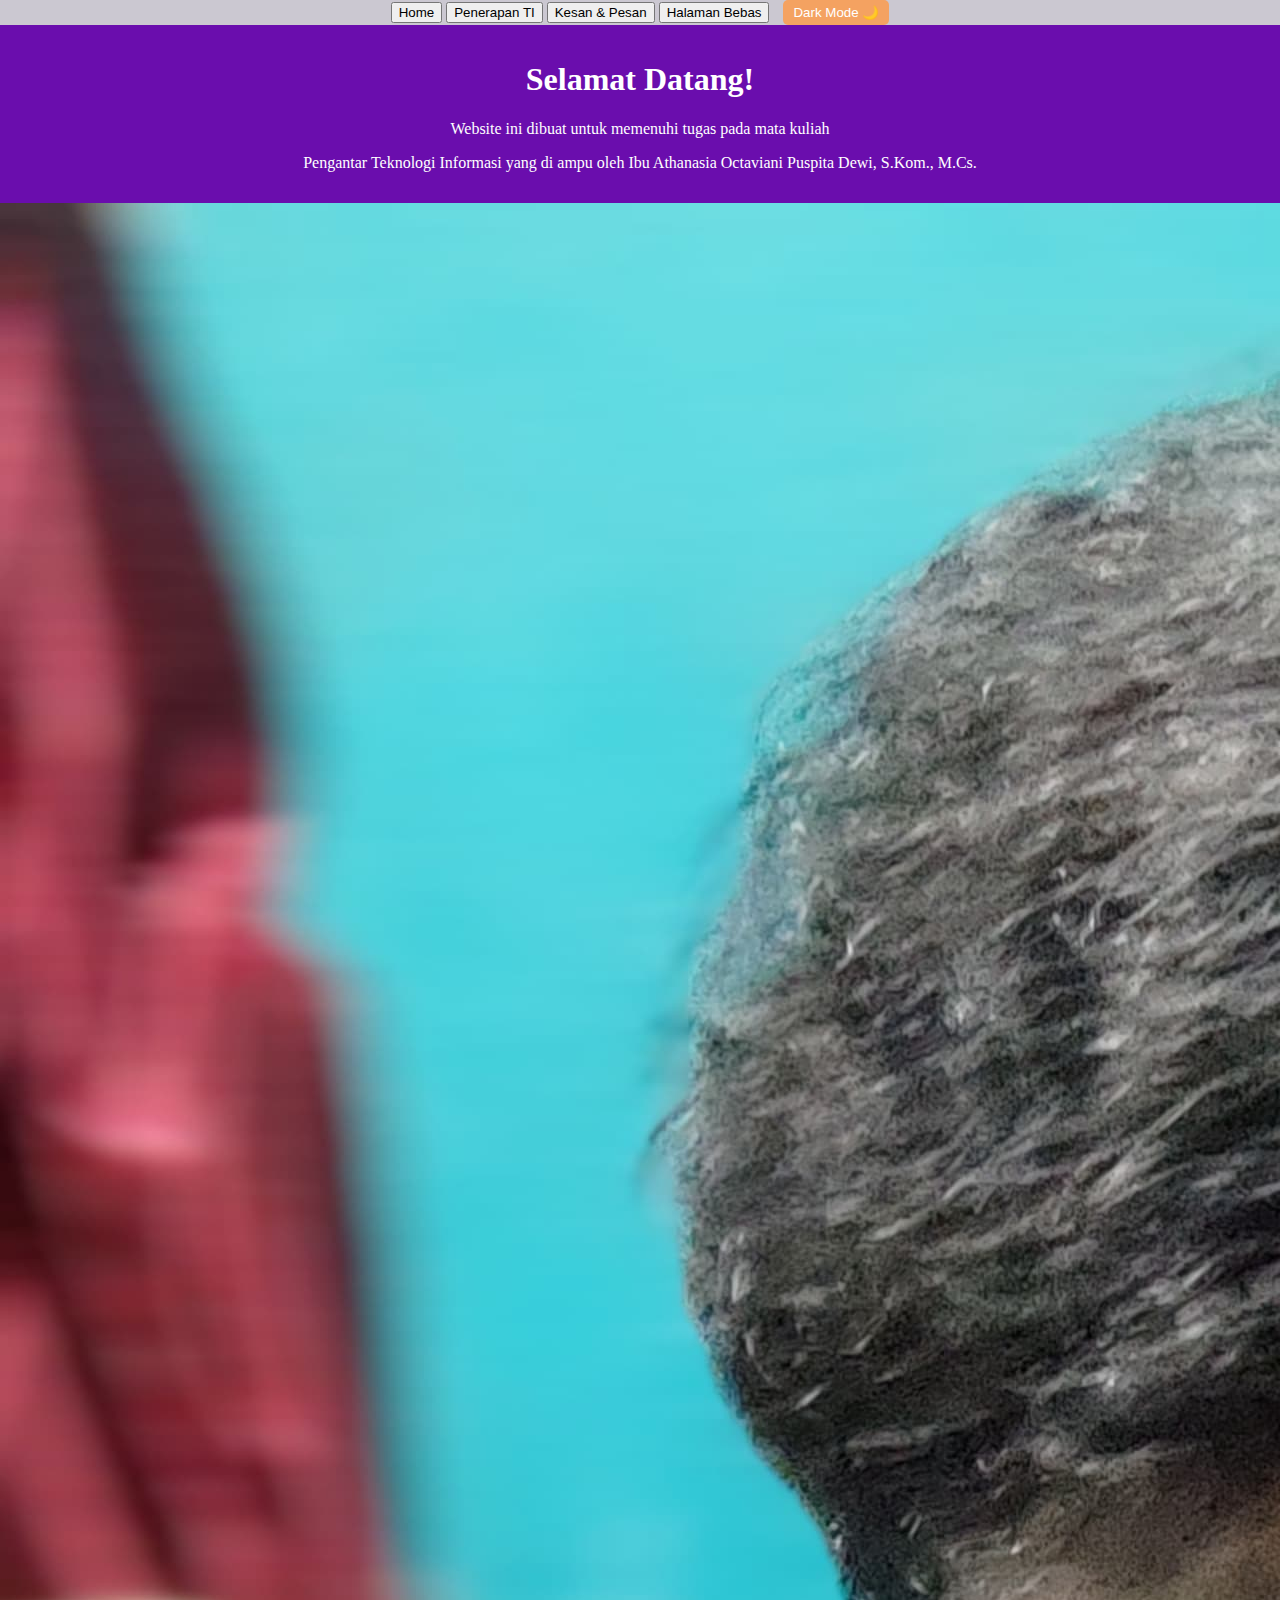
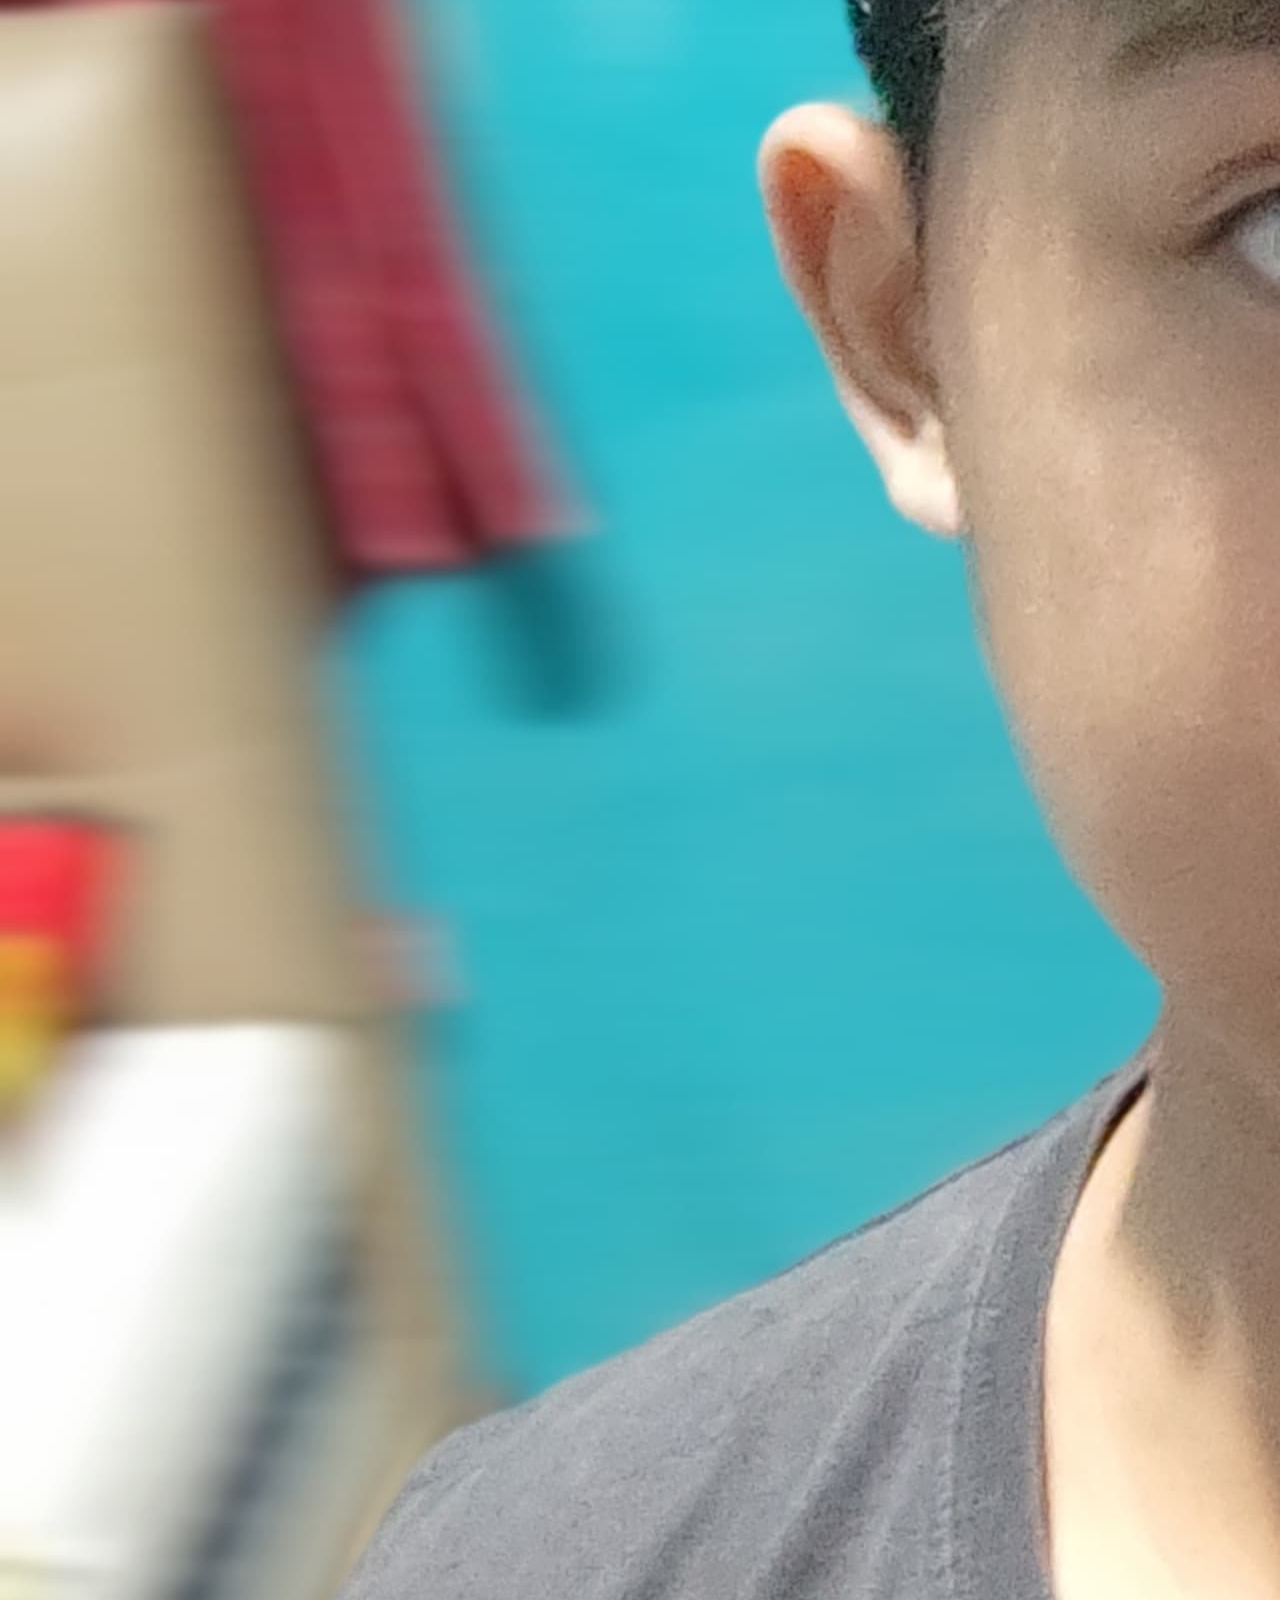
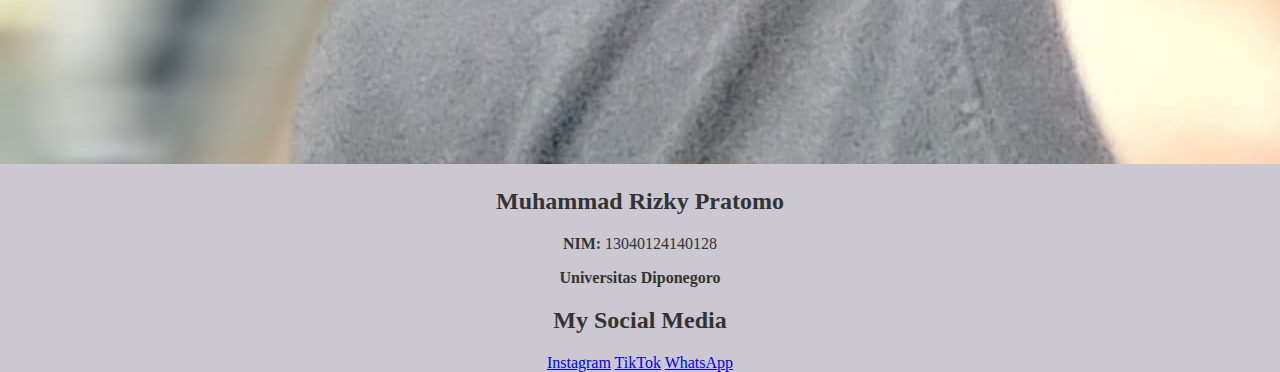
<file: index.html>
<!DOCTYPE html>
<html lang="id">
<head>
    <meta charset="UTF-8">
    <meta name="viewport" content="width=device-width, initial-scale=1.0">
    <title>Home - Profil & Sosial Media</title>
    <link rel="stylesheet" href="style.css">
    <script defer src="script.js"></script>
</head>
<body>
    
    <!-- Navigasi -->
    <div class="nav-container">
        <button class="nav-btn active">Home</button>
        <button class="nav-btn" onclick="window.location.href='penerapan-ti.html'">Penerapan TI</button>
        <button class="nav-btn" onclick="window.location.href='kesan-pesan.html'">Kesan & Pesan</button>
        <button class="nav-btn" onclick="window.location.href='halaman-bebas.html'">Halaman Bebas</button>

        <!-- Dark Mode Toggle -->
        <button id="toggleDarkMode">Dark Mode 🌙</button>
    </div>

    <!-- Header -->
    <header>
        <h1>Selamat Datang!</h1>
        <p>Website ini dibuat untuk memenuhi tugas pada mata kuliah</p>
        <p>Pengantar Teknologi Informasi yang di ampu oleh Ibu Athanasia Octaviani Puspita Dewi, S.Kom., M.Cs.</p>
    </header>

    <!-- Profil -->
    <section class="profile-container">
        <div class="profile">
            <img src="image.jpeg" alt="Foto Profil" class="profile-img">
            <h2>Muhammad Rizky Pratomo</h2>
            <p><strong>NIM:</strong> 13040124140128</p>
            <p><strong>Universitas Diponegoro</strong></p>
        </div>
    </section>

    <!-- Sosial Media -->
    <section class="social-media">
        <h2>My Social Media</h2>
        <div class="social-links">
            <a href="https://instagram.com/ky.twnty" target="_blank">Instagram</a>
            <a href="https://tiktok.com/@ky.twnty" target="_blank">TikTok</a>
            <a href="https://wa.me/6287886119361" target="_blank">WhatsApp</a>
        </div>
    </section>

</body>
</html>
</file>
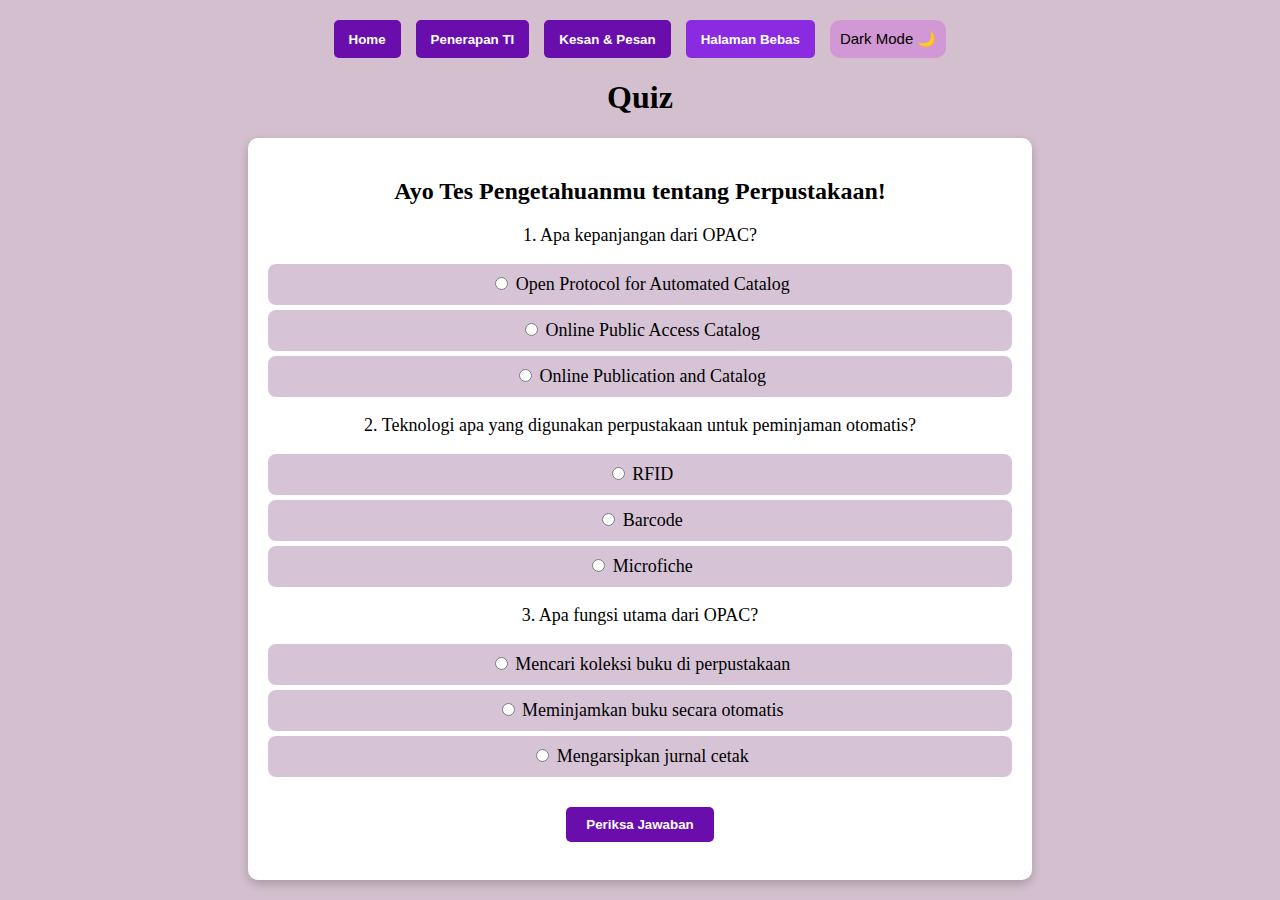
<file: halaman-bebas.html>
<!DOCTYPE html>
<html lang="id">
<head>
    <meta charset="UTF-8">
    <meta name="viewport" content="width=device-width, initial-scale=1.0">
    <title>Halaman Bebas - Quiz Interaktif</title>
    <link rel="stylesheet" href="styles4.css">
    <script defer src="script4.js"></script>
</head>
<body>
    <!-- Navigasi -->
    <div class="nav-container">
        <button class="nav-btn" onclick="window.location.href='index.html'">Home</button>
        <button class="nav-btn" onclick="window.location.href='penerapan-ti.html'">Penerapan TI</button>
        <button class="nav-btn" onclick="window.location.href='kesan-pesan.html'">Kesan & Pesan</button>
        <button class="nav-btn active">Halaman Bebas</button>

        <!-- Dark Mode Toggle -->
        <button id="toggleDarkMode">Dark Mode 🌙</button>
    </div>

    <!-- Judul -->
    <h1>Quiz</h1>

    <!-- Box Quiz -->
    <div class="quiz-container">
        <h2>Ayo Tes Pengetahuanmu tentang Perpustakaan!</h2>

        <div class="quiz-question">
            <p>1. Apa kepanjangan dari OPAC?</p>
            <label class="answer"><input type="radio" name="q1" value="wrong1"> Open Protocol for Automated Catalog</label>
            <label class="answer"><input type="radio" name="q1" value="correct"> Online Public Access Catalog</label>
            <label class="answer"><input type="radio" name="q1" value="wrong2"> Online Publication and Catalog</label>
        </div>

        <div class="quiz-question">
            <p>2. Teknologi apa yang digunakan perpustakaan untuk peminjaman otomatis?</p>
            <label class="answer"><input type="radio" name="q2" value="correct"> RFID</label>
            <label class="answer"><input type="radio" name="q2" value="wrong1"> Barcode</label>
            <label class="answer"><input type="radio" name="q2" value="wrong2"> Microfiche</label>
        </div>

        <div class="quiz-question">
            <p>3. Apa fungsi utama dari OPAC?</p>
            <label class="answer"><input type="radio" name="q3" value="correct"> Mencari koleksi buku di perpustakaan</label>
            <label class="answer"><input type="radio" name="q3" value="wrong1"> Meminjamkan buku secara otomatis</label>
            <label class="answer"><input type="radio" name="q3" value="wrong2"> Mengarsipkan jurnal cetak</label>
        </div>

        <!-- Tombol Periksa Jawaban -->
        <button id="checkAnswers">Periksa Jawaban</button>
        <p id="result"></p>
    </div>
</body>
</html>
</file>
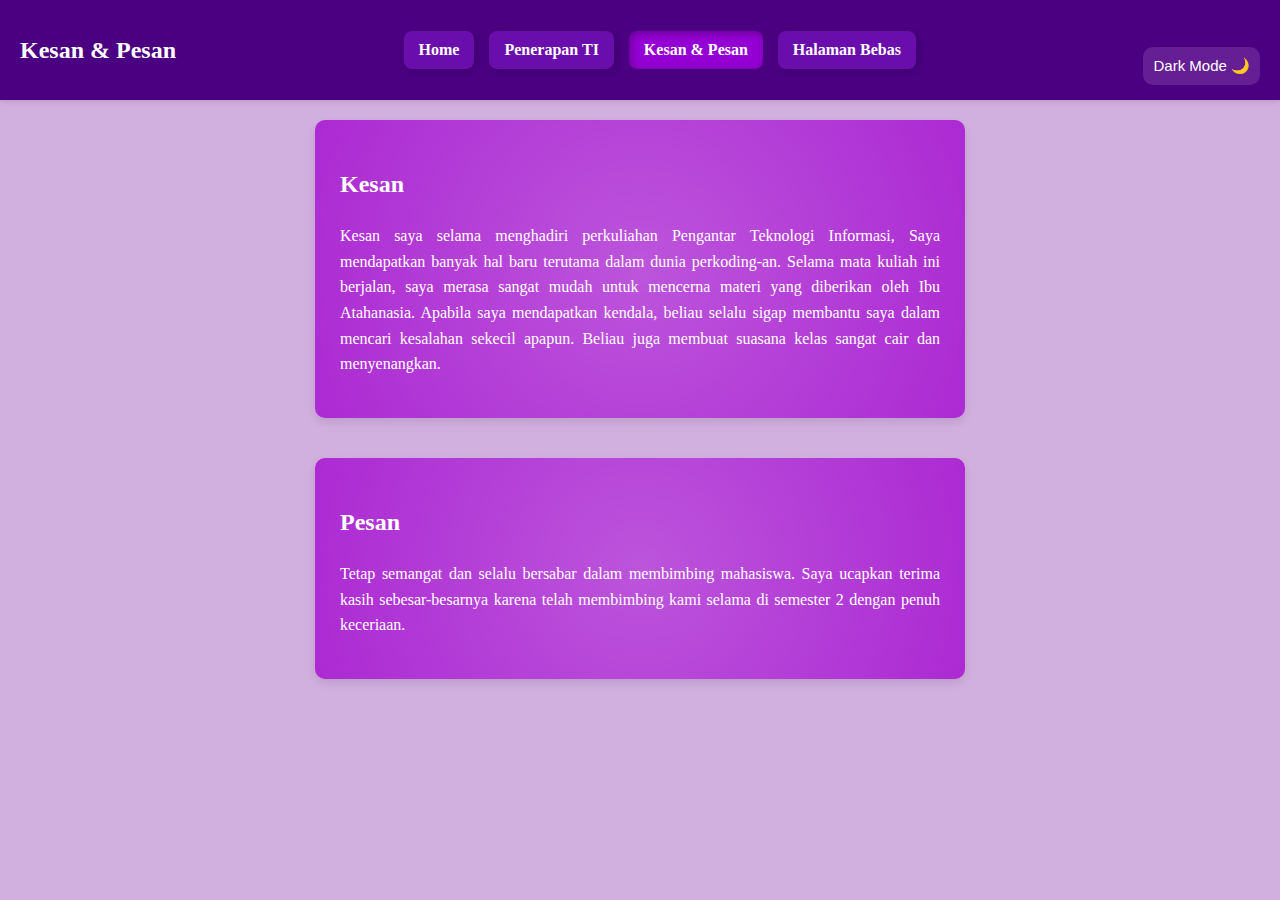
<file: kesan-pesan.html>
<!DOCTYPE html>
<html lang="id">
<head>
    <meta charset="UTF-8">
    <meta name="viewport" content="width=device-width, initial-scale=1.0">
    <title>Kesan & Pesan</title>
    <link rel="stylesheet" href="style3.css">
    <script defer src="script3.js"></script>
</head>
<body>

    <!-- HEADER -->
    <header class="header">
        <h1 class="judul">Kesan & Pesan</h1>
        <nav class="nav">
            <ul>
                <li><a href="index.html">Home</a></li>
                <li><a href="penerapan-ti.html">Penerapan TI</a></li>
                <li><a href="kesan-pesan.html" class="active">Kesan & Pesan</a></li>
                <li><a href="halaman-bebas.html">Halaman Bebas</a></li>
            </ul>
        </nav>
        <button id="toggleDarkMode">Dark Mode 🌙</button>
    </header>

    <!-- CONTENT -->
    <main class="kesan-pesan-container">
        <div class="kesan-box">
            <h2>Kesan</h2>
            <p> Kesan saya selama menghadiri perkuliahan Pengantar Teknologi Informasi, 
                Saya mendapatkan banyak hal baru terutama dalam dunia perkoding-an. 
                Selama mata kuliah ini berjalan, saya merasa sangat mudah untuk mencerna materi yang diberikan oleh Ibu Atahanasia. 
                Apabila saya mendapatkan kendala, beliau selalu sigap membantu saya dalam mencari kesalahan sekecil apapun. 
                Beliau juga membuat suasana kelas sangat cair dan menyenangkan.</p>
        </div>

        <div class="pesan-box">
            <h2>Pesan</h2>
            <p>Tetap semangat dan selalu bersabar dalam membimbing mahasiswa. 
                Saya ucapkan terima kasih sebesar-besarnya karena telah membimbing kami selama di semester 2 dengan penuh keceriaan.</p>
        </div>
    </main>

</body>
</html>
</file>
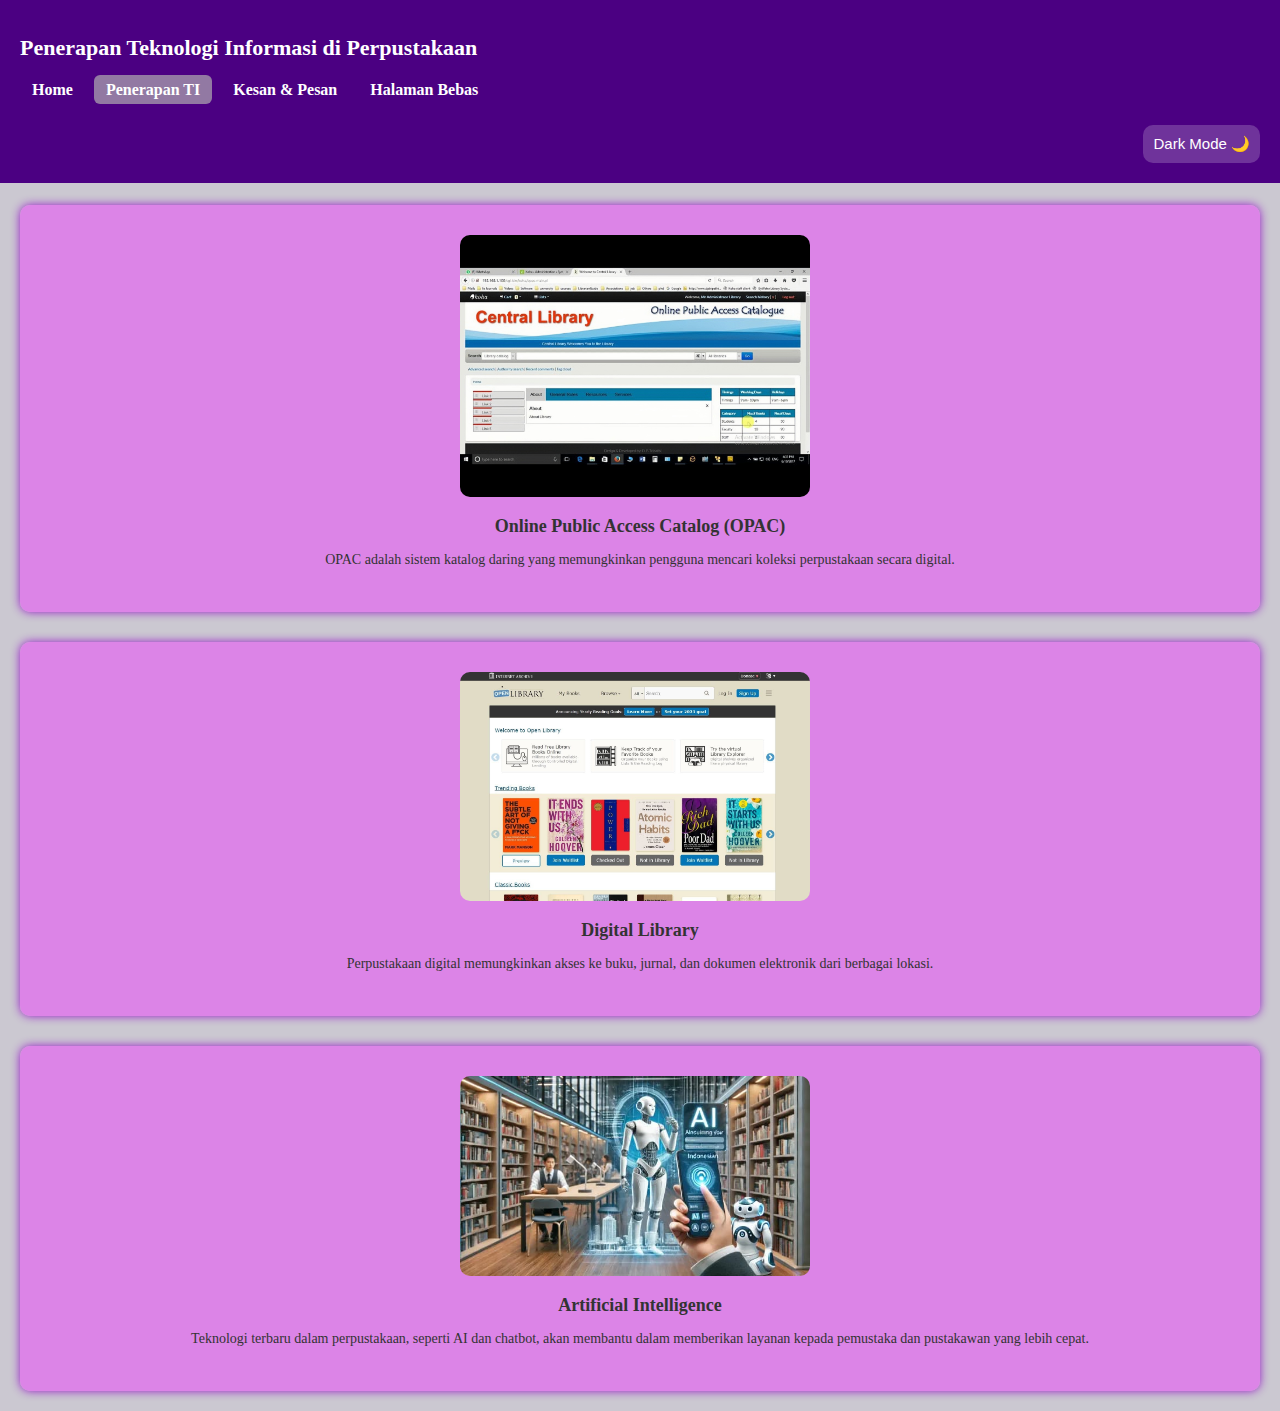
<file: penerapan-ti.html>
<!DOCTYPE html>
<html lang="id">
<head>
    <meta charset="UTF-8">
    <meta name="viewport" content="width=device-width, initial-scale=1.0">
    <title>Penerapan TI di Perpustakaan</title>
    <link rel="stylesheet" href="style2.css">
    <script defer src="script2.js"></script>
</head>
<body>

    <!-- HEADER -->
    <header class="header">
        <div class="judul">
            <h1>Penerapan Teknologi Informasi di Perpustakaan</h1>
        </div>
        <nav class="nav">
            <ul>
                <li><a href="index.html">Home</a></li>
                <li><a href="penerapan-ti.html" class="active">Penerapan TI</a></li>
                <li><a href="kesan-pesan.html">Kesan & Pesan</a></li>
                <li><a href="halaman-bebas.html">Halaman Bebas</a></li>
            </ul>
        </nav>
        <button id="toggleDarkMode">Dark Mode 🌙</button>
    </header>

    <!-- CONTENT -->
    <main>
        <section class="materi-container">
            <div class="materi-box opac">
                <img src=OPAC.jpeg>
                <h2>Online Public Access Catalog (OPAC)</h2>
                <p>OPAC adalah sistem katalog daring yang memungkinkan pengguna mencari koleksi perpustakaan secara digital.</p>
            </div>

            <div class="materi-box digital-library">
                <img src="DigitalL.jpeg" alt="Digital Library">
                <h2>Digital Library</h2>
                <p>Perpustakaan digital memungkinkan akses ke buku, jurnal, dan dokumen elektronik dari berbagai lokasi.</p>
            </div>

            <div class="materi-box tambahan">
                <img srC="AI.jpeg" alt="Materi Tambahan">
                <h2>Artificial Intelligence</h2>
                <p>Teknologi terbaru dalam perpustakaan, seperti AI dan chatbot, akan membantu dalam memberikan layanan kepada pemustaka dan pustakawan yang lebih cepat.</p>
            </div>
        </section>
    </main>

</body>
</html>
</file>
<file: style3.css>
/* BACKGROUND DEFAULT */
body {
    font-family: Georgia, 'Times New Roman', Times, serif;
    background-color: #d1afdf;
    color: #ffffff;
    margin: 0;
    padding: 0;
    transition: background 0.3s, color 0.3s;
}

/* DARK MODE */
.dark-mode {
    background-color: #1a1a2e;
    color: white;
}

/* HEADER */
.header {
    display: flex;
    justify-content: space-between;
    align-items: center;
    padding: 15px 20px;
    background-color: #4b0082;
    color: white;
    box-shadow: 0 2px 5px rgba(0, 0, 0, 0.1);
}

.header h1 {
    margin: 0;
    font-size: 24px;
}

/* NAVIGATION (DITAMBAHKAN KOTAK) */
.nav ul {
    list-style: none;
    padding: 0;
    display: flex;
    gap: 15px;
}

.nav ul li {
    display: inline-block;
}

.nav ul li a {
    text-decoration: none;
    color: rgb(255, 255, 255);
    font-weight: bold;
    padding: 10px 15px;
    border-radius: 8px;
    background: #6a0dad;
    transition: all 0.3s ease-in-out;
    display: inline-block;
    box-shadow: 2px 2px 8px rgba(0, 0, 0, 0.2);
}

/* EFEK HOVER & ACTIVE */
.nav ul li a:hover {
    background: #8a2be2;
    transform: scale(1.1);
    box-shadow: 3px 3px 12px rgba(0, 0, 0, 0.3);
}

.nav ul li a.active {
    background: #9400d3;
    box-shadow: inset 2px 2px 8px rgba(0, 0, 0, 0.3);
}

/* DARK MODE BUTTON */
#toggleDarkMode {
    align-self: flex-end;
    background: rgba(209, 149, 221, 0.2);
    border: none;
    padding: 10px;
    border-radius: 10px;
    color: rgb(255, 255, 255);
    font-size: 15px;
    cursor: pointer;
    transition: 0.3s;
    margin-top: 10px;
}

#toggleDarkMode:hover {
    background: #7b37d3;
}

/* KESAN & PESAN CONTAINER */
.kesan-pesan-container {
    display: flex;
    flex-direction: column;
    align-items: center;
    gap: 20px;
    padding: 20px;
}

/* BOX KESAN & PESAN */
.kesan-box, .pesan-box {
    background-color: rgb(172, 42, 211);
    padding: 25px; /* Menambah ruang di dalam box */
    border-radius: 10px;
    box-shadow: 0px 4px 8px rgba(0, 0, 0, 0.1);
    transition: transform 0.3s, box-shadow 0.3s;
    width: 80%;
    max-width: 600px;
    position: relative;
    overflow: hidden;
    text-align: justify; /* Membuat teks rata kanan kiri */
    line-height: 1.6; /* Menambah ruang antar baris */
    margin-bottom: 20px; /* Menambah jarak antar kotak */
}

/* DARK MODE STYLE */
.dark-mode .kesan-box, .dark-mode .pesan-box {
    background-color: #2e2e4f;
    color: white;
}

/* EFEK ANIMASI GRADIENT */
.kesan-box::before, .pesan-box::before {
    content: "";
    position: absolute;
    top: -50%;
    left: -50%;
    width: 200%;
    height: 200%;
    background: radial-gradient(circle, rgba(255,255,255,0.2) 0%, rgba(255,255,255,0) 50%);
    transition: transform 0.5s ease-in-out;
    z-index: 0;
}

.kesan-box:hover::before, .pesan-box:hover::before {
    transform: scale(1.5);
}

/* Efek Glow Saat Hover */
.kesan-box:hover, .pesan-box:hover {
    transform: scale(1.02); /* Sedikit membesarkan kotak */
    box-shadow: 0px 0px 15px rgba(138, 43, 226, 0.7); /* Glow warna ungu */
    transition: transform 0.3s ease, box-shadow 0.3s ease;
}

/* DARK MODE STYLE */
.dark-mode .kesan-box, .dark-mode .pesan-box {
    background-color: #2e2e4f;
    color: white;
}
</file>
<file: style2.css>
/* HEADER */
.header {
    display: flex;
    flex-direction: column;
    align-items: flex-start;
    padding: 20px;
    background-color: #4b0082; /* Ungu elegan */
    color: white;
    margin-bottom: 2px;
}

/* Reset dasar */
body {
    font-family: Georgia, 'Times New Roman', Times, serif;
    background-color: #cbc8d1;
    color: #333;
    margin: 0;
    padding: 0;
    text-align: center;
}

.judul h1 {
    font-size: 22px;
    margin-bottom: 4px;
}

/* NAVIGATION */
.nav ul {
    list-style: none;
    display: flex;
    gap: 9px;
    padding: 0;
}

.nav ul li {
    display: inline;
}

.nav ul li a {
    text-decoration: none;
    color: white;
    font-weight: bold;
    padding: 6px 12px;
    transition: 0.4s;
    border-radius: 6px;
}

.nav ul li a:hover,
.nav ul li .active {
    background-color: #9279a3;
}

/* DARK MODE BUTTON */
#toggleDarkMode {
    align-self: flex-end;
    background: rgba(255, 255, 255, 0.2);
    border: none;
    padding: 10px;
    border-radius: 10px;
    color: white;
    font-size: 15px;
    cursor: pointer;
    transition: 0.3s;
    margin-top: 10px;
}

#toggleDarkMode:hover {
    background: #797777;
}

/* DARK MODE */
.dark-mode {
    background-color: #210929;
    color: rgb(0, 0, 0);
}

.dark-mode .header {
    background-color: #c017eb;
}

.dark-mode .theme-button {
    background: rgba(255, 255, 255, 0.3);
}

/* MATERI CONTAINER */
.materi-container {
    display: flex;
    flex-direction: column;
    gap: 30px;
    padding: 20px;
}

/* MATERI BOX */
.materi-box {
    background-color: rgba(222, 124, 233, 0.9);
    padding: 30px;
    border-radius: 10px;
    box-shadow: 0px 0px 10px rgba(148, 18, 199, 0.952);
    transition: transform 0.3s, box-shadow 0.3s;
}

.materi-box img {
    width: 350px;
    margin-right: 10px;
    border-radius: 10px;
}

.materi-box h2 {
    margin: 10;
    font-size: 18px;
    border-radius: 10px;
}

.materi-box p {
    font-size: 14px;
    color: #333;
    border-radius: 10px;
}

/* EFEK HOVER LEMBUT */
.materi-box:hover {
    transform: scale(1.02);
    box-shadow: 0px 5px 10px rgba(228, 227, 227, 0.719);
}
</file>
<file: style.css>
/* Reset dasar */
body {
    font-family: Georgia, 'Times New Roman', Times, serif;
    background-color: #cbc8d1;
    color: #333;
    margin: 0;
    padding: 0;
    text-align: center;
}

/* Header */
header {
    background-color: #6a0dad;
    padding: 15px;
    color: white;
}

nav ul {
    list-style: none;
    padding: 0;
    display: flex;
    justify-content: center;
    gap: 20px;
}

nav ul li {
    display: inline;
}

nav ul li a {
    text-decoration: none;
    color: white;
    background: #8b5cf6;
    padding: 8px 12px;
    border-radius: 5px;
}

nav ul li a:hover {
    background: #6a0dad;
}

/* Dark Mode */
.dark-mode {
    background-color: #222222;
    color: white;
}

.dark-mode header {
    background-color: #6a0dad;
}

.dark-mode .profile-card {
    background-color: #333;
    color: white;
}

/* Tombol Dark Mode */
#toggleDarkMode {
    margin-left: 10px;
    padding: 5px 10px;
    background: #f4a261;
    color: white;
    border: none;
    cursor: pointer;
    border-radius: 5px;
}

#toggleDarkMode:hover {
    background: #e76f51;
}

/* Kartu Profil */
.profile-card {
    background: white;
    width: 400px;
    margin: 50px auto;
    padding: 20px;
    border-radius: 10px;
    box-shadow: 0px 0px 10px rgba(0, 0, 0, 0.1);
}

.profile-card img {
    width: 100px;
    height: 100px;
    border-radius: 50%;
}

.profile-card h2 {
    font-size: 24px;
    margin-bottom: 3px; /* Mengurangi jarak antara nama dan NIM */
}

.profile-card p {
    font-size: 16px;
    color: #99938e;
    margin-top: 0; /* Menghapus jarak atas NIM agar lebih rapat */
}

.profile-card p {
    margin: 6px 0; /* Mengurangi jarak antar paragraf */
}

.profile-card h3 {
    margin-bottom: 8px; /* Memberi sedikit jarak antara judul dan daftar sosial media */
}
/* Animasi pada Profile Card */
.profile-card {
    background: white;
    width: 300px;
    margin: 50px auto;
    padding: 20px;
    border-radius: 10px;
    box-shadow: 0px 0px 10px rgba(0, 0, 0, 0.1);
    transition: transform 0.3s ease, box-shadow 0.3s ease; /* Efek transisi */
}

.profile-card:hover {
    transform: scale(1.05); /* Perbesar sedikit saat hover */
    box-shadow: 0px 10px 20px rgba(0, 0, 0, 0.3); /* Tambahkan efek bayangan */
}

/* Dark Mode untuk Profile Card */
.dark-mode .profile-card:hover {
    transform: scale(1.05);
    box-shadow: 0px 10px 20px rgba(255, 255, 255, 0.2);
}

/* Dark Mode untuk Profil */
.dark-mode .profile-card {
    background-color: #333;
    color: white;
    box-shadow: 0px 0px 10px rgba(255, 255, 255, 0.2);
}

/* Footer */
footer {
    margin-top: 30px;
    padding: 10px;
    background: #6a0dad;
    color: white;
}
</file>
<file: styles4.css>
/* Reset */
body {
    font-family: Georgia, 'Times New Roman', Times, serif;
    text-align: center;
    background: #d3bfcd;
    color: black;
    margin: 0;
    padding: 20px;
}

/* Dark Mode */
.dark-mode {
    background: #440132;
    color: white;
}

/* Navigasi */
.nav-container {
    display: flex;
    justify-content: center;
    gap: 15px;
    margin-bottom: 20px;
}

.nav-btn {
    padding: 10px 15px;
    border: none;
    border-radius: 5px;
    cursor: pointer;
    font-weight: bold;
    background: #6a0dad;
    color: white;
}

.nav-btn:hover {
    background: #8a2be2;
}

.active {
    background: #8a2be2;
}

/* Dark Mode Button */
#toggleDarkMode {
    align-self: flex-end;
    background-color: rgba(207, 0, 243, 0.2);
    border: none;
    padding: 10px;
    border-radius: 10px;
    color: black;
    font-size: 15px;
    cursor: pointer;
    transition: 0.3s;
}

.dark-mode #toggleDarkMode {
    background: rgba(255, 255, 255, 0.2);
    color: white;
}

#toggleDarkMode:hover {
    background: #e077ee;
}

/* Quiz Box */
.quiz-container {
    background: white;
    padding: 20px;
    border-radius: 10px;
    width: 60%;
    margin: auto;
    box-shadow: 0px 4px 10px rgba(0, 0, 0, 0.2);
}

.dark-mode .quiz-container {
    background: #311f2a;
}

/* Soal */
.quiz-question {
    margin: 15px 0;
    font-size: 18px;
}

/* Jawaban */
.answer {
    display: block;
    padding: 10px;
    margin: 5px 0;
    border-radius: 8px;
    background: #d6c4d6;
    transition: all 0.3s ease;
}

.answer:hover {
    background: #6a0dad;
    color: white;
    transform: scale(1.05);
}

.dark-mode .answer {
    background: #444;
    color: white;
}

.dark-mode .answer:hover {
    background: #8a2be2;
    transform: scale(1.05);
}

/* Tombol Periksa Jawaban */
#checkAnswers {
    margin-top: 15px;
    padding: 10px 20px;
    border: none;
    border-radius: 5px;
    cursor: pointer;
    font-weight: bold;
    background: #6a0dad;
    color: white;
}

#checkAnswers:hover {
    background: #8a2be2;
}

/* Hasil Jawaban */
#result {
    font-size: 18px;
    font-weight: bold;
    margin-top: 15px;
}
</file>
